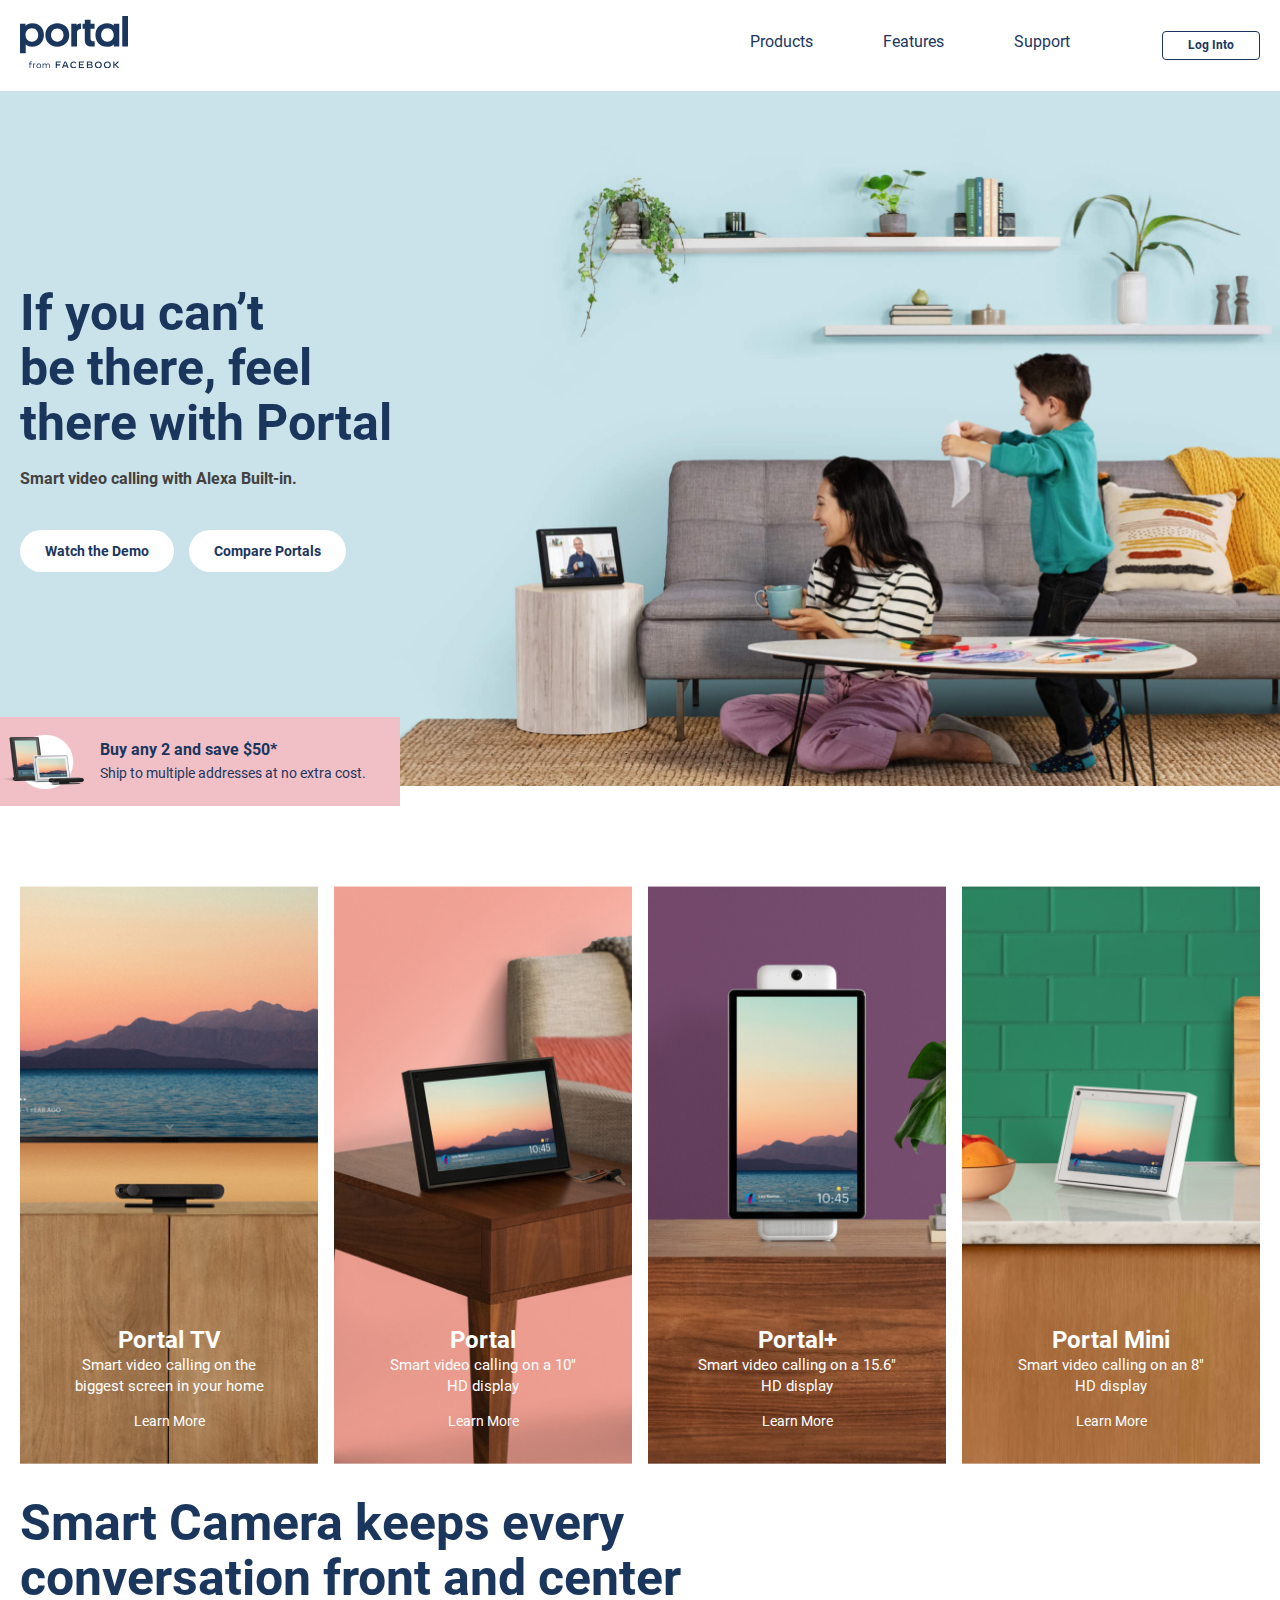
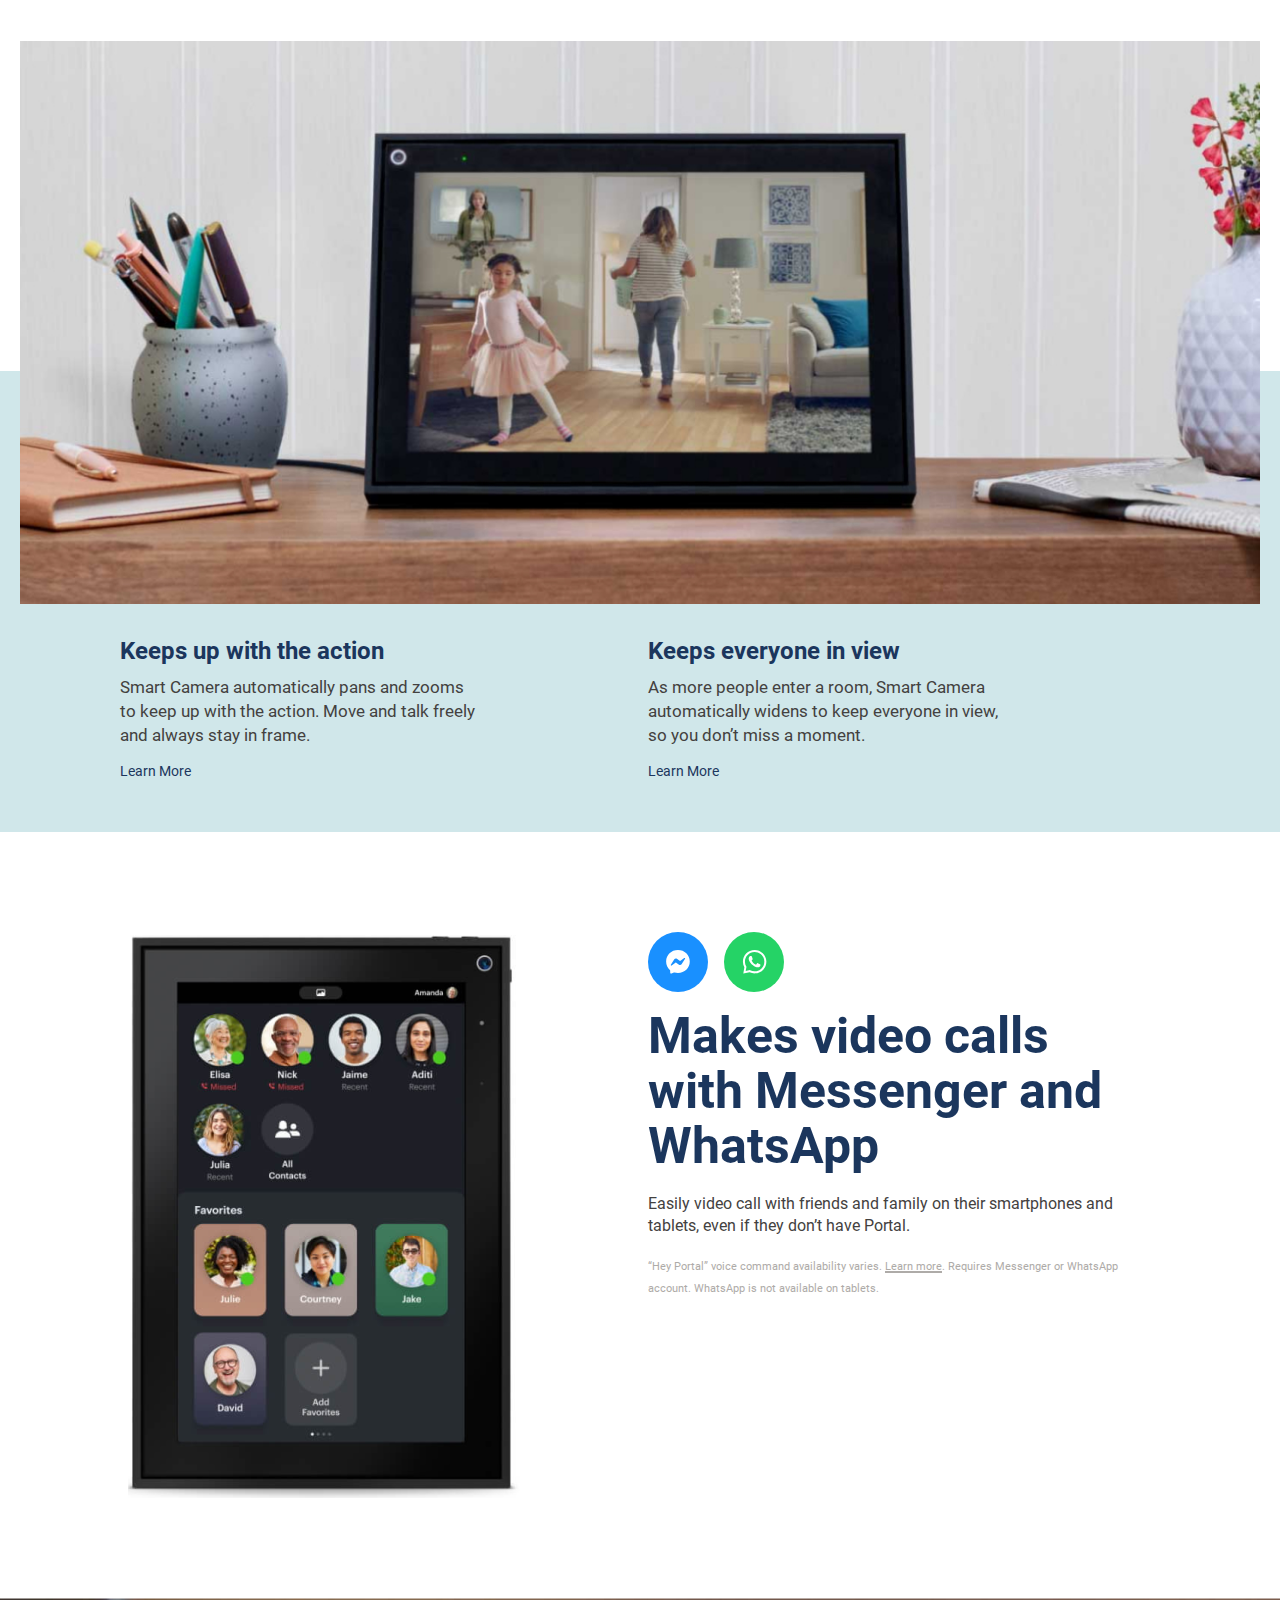
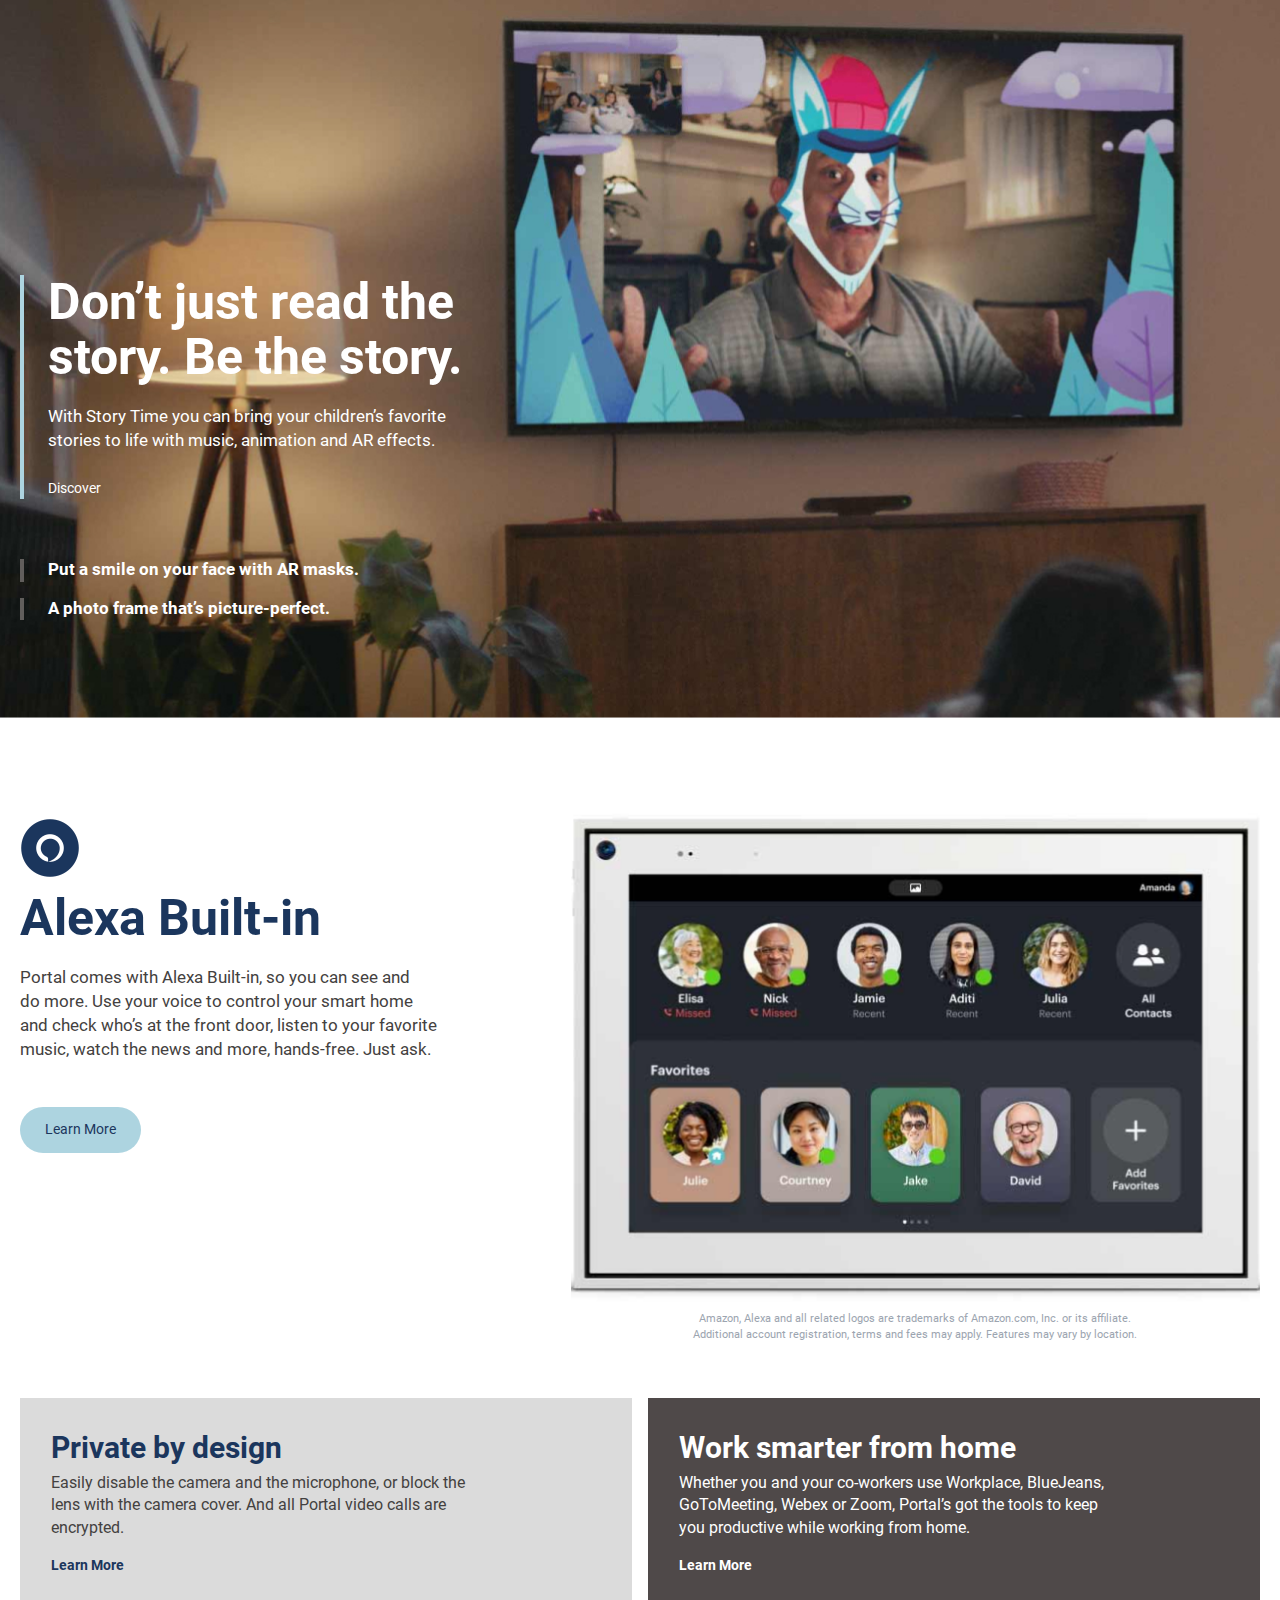
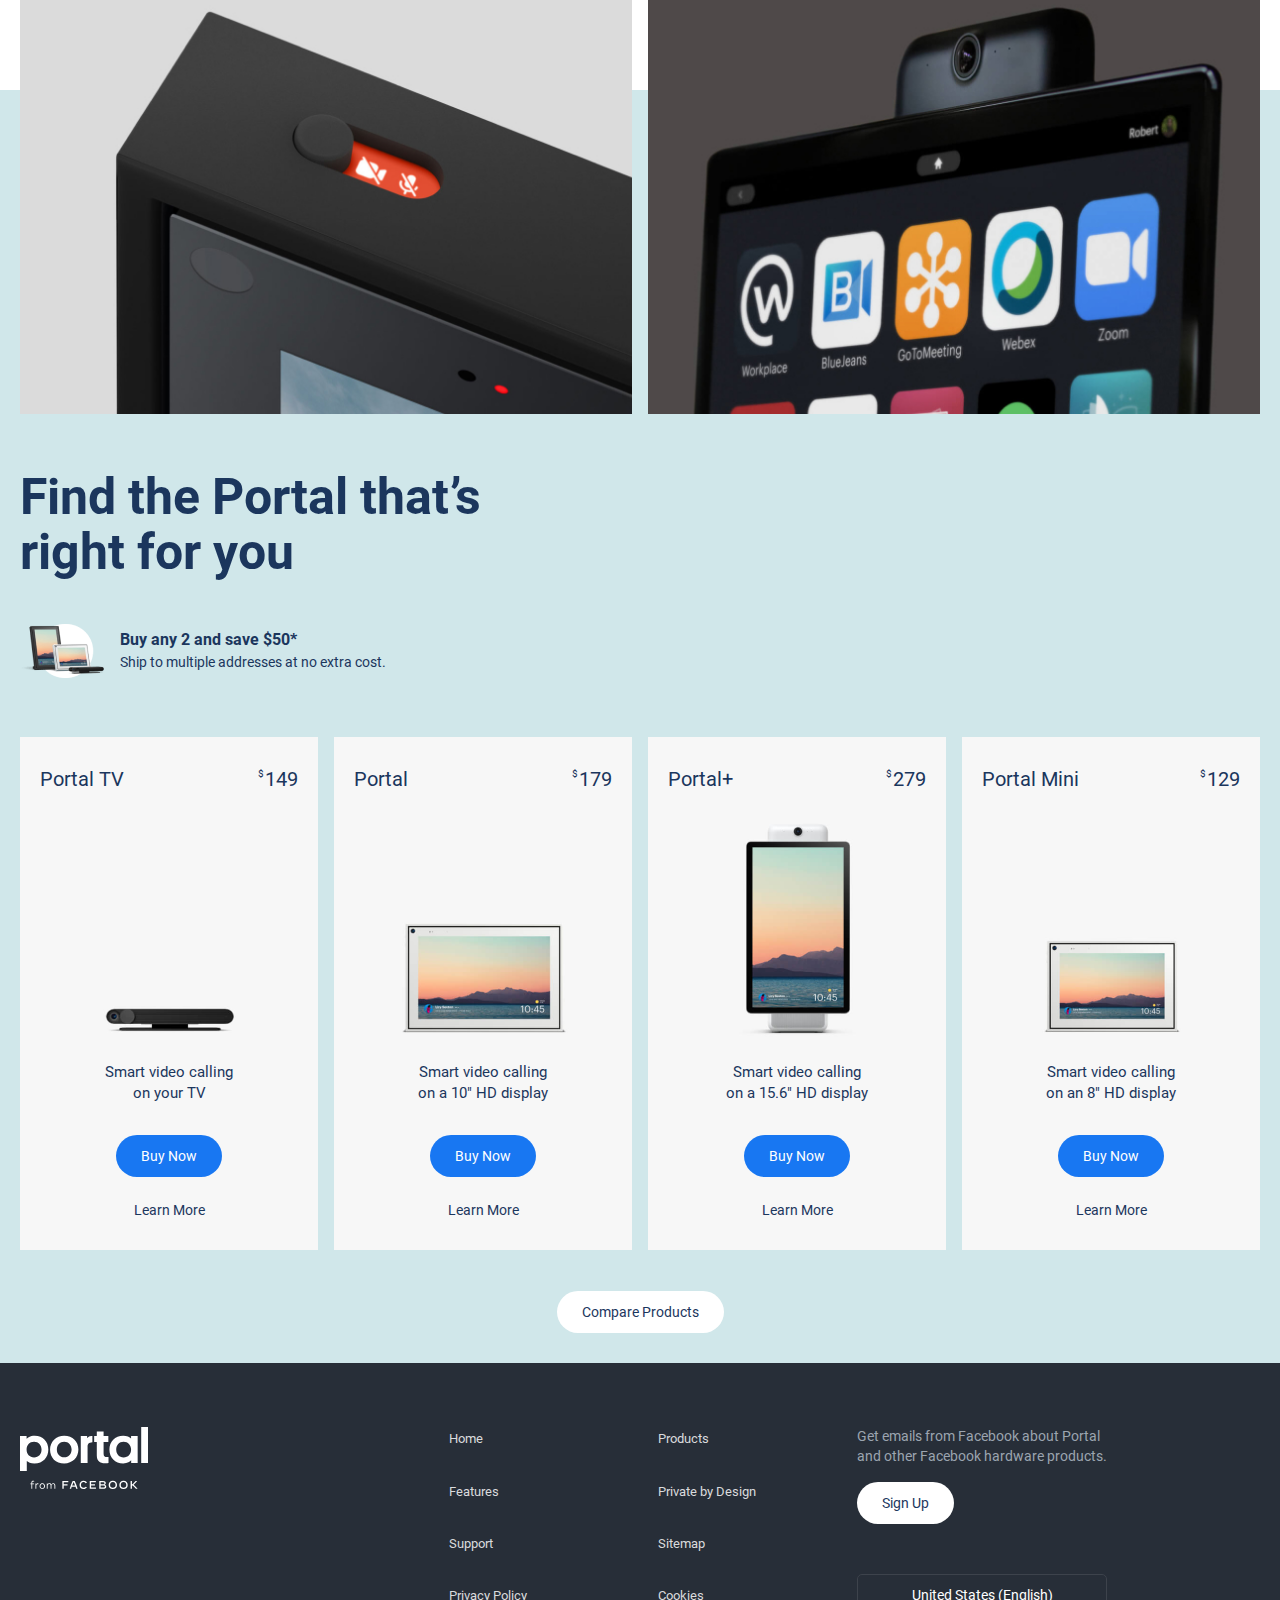
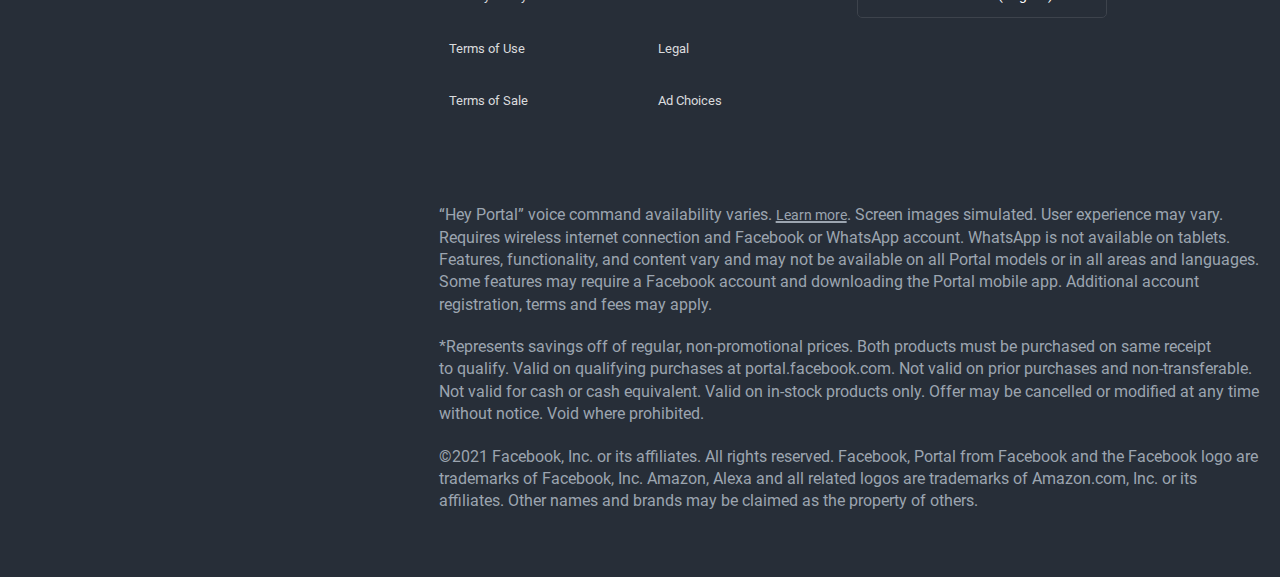
<file: app/index.html>
<!DOCTYPE html>
<html lang="en">

<head>
  <meta charset="UTF-8">
  <meta name="viewport" content="width=device-width, initial-scale=1.0">
  <link rel="shortcut icon" href="img/favicon.ico" type="image/x-icon">
  <meta http-equiv="X-UA-Compatible" content="ie=edge">
  <meta name="theme-color" content="#111111">
  <meta name="description" content="Site for the sale of smart cameras">
  <title>Portal</title>
  <link rel="stylesheet" href="css/global.css">
  <link rel="stylesheet" href="css/vendor.css">
  <link rel="stylesheet" href="css/main.css">
</head>

<body>
  <div class="site-container">
    <header class="header">
      <div class="header__container container">
        <a class="header__logo logo">
          <svg class="header__logo-svg" width="128" height="62" fill="none">
            <use xlink:href="img/sprite.svg#logo"></use>
          </svg>
        </a>

        <button class="header__burger burger" aria-label="Открыть меню">
          <span class="burger__line"></span>
        </button>

        <div class="header__nav-wrapper">
          <nav class="header__nav">
            <ul class="header__menu menu">
              <li class="header__menu-item">
                <a class="header__menu-link menu__link" href="#">Products</a>
              </li>

              <li class="header__menu-item">
                <a class="header__menu-link menu__link" href="#">Features</a>
              </li>

              <li class="header__menu-item">
                <a class="header__menu-link menu__link" href="#">Support</a>
              </li>
            </ul>
          </nav>

          <div class="header__user user-block">
            <button class="user-block__login btn btn--square">Log Into</button>
          </div>
        </div>
      </div>
    </header>

    <main class="main">
      <h1 class="visually-hidden">Portal from Facebook. Smart cameras.</h1>

      <section class="hero">
        <div class="hero__container container">

          <div class="hero__inner">
            <h2 class="hero__title title">If&nbsp;you can&rsquo;t be&nbsp;there, feel there with Portal</h2>

            <p class="hero__text">Smart video calling with Alexa Built‑in.</p>

            <div class="hero__btn-inner">
              <button class="hero__btn btn">Watch the Demo</button>
              <button class="hero__btn btn">Compare Portals</button>
            </div>
          </div>
        </div>

        <div class="hero__stock stock">
          <p class="stock__offer">Buy any 2&nbsp;and save $50*</p>
          <span class="stock__text">Ship to&nbsp;multiple addresses at&nbsp;no&nbsp;extra cost.</span>
        </div>
      </section>

      <section class="presentation">
        <div class="presentation__container container">
          <h2 class="visually-hidden">Presentation</h2>

          <ul class="presentation-list">
            <li class="presentation-list__item presentation-list__item--bg1">
              <h3 class="presentation-list__title subtitle">Portal&nbsp;TV</h3>
              <p class="presentation-list__descr">Smart video calling on&nbsp;the biggest screen in&nbsp;your home</p>
              <a href="#" class="presentation-list__learn-more learn-more learn-more--white">Learn More</a>
            </li>

            <li class="presentation-list__item presentation-list__item--bg2">
              <h3 class="presentation-list__title subtitle">Portal</h3>
              <p class="presentation-list__descr">Smart video calling on&nbsp;a&nbsp;10&Prime; HD&nbsp;display</p>
              <a href="#" class="presentation-list__learn-more learn-more learn-more--white">Learn More</a>
            </li>

            <li class="presentation-list__item presentation-list__item--bg3">
              <h3 class="presentation-list__title subtitle">Portal+</h3>
              <p class="presentation-list__descr">Smart video calling on&nbsp;a&nbsp;15.6&Prime; HD&nbsp;display</p>
              <a href="#" class="presentation-list__learn-more learn-more learn-more--white">Learn More</a>
            </li>

            <li class="presentation-list__item presentation-list__item--bg4">
              <h3 class="presentation-list__title subtitle">Portal Mini</h3>
              <p class="presentation-list__descr">Smart video calling on&nbsp;an&nbsp;8&Prime; HD&nbsp;display</p>
              <a href="#" class="presentation-list__learn-more learn-more learn-more--white">Learn More</a>
            </li>
          </ul>

          <h2 class="presentation__title title">Smart Camera keeps every conversation front and center</h2>

          <div class="presentation__descr">
            <ul class="presentation-cameras">
              <li class="presentation-cameras__item">
                <h3 class="presentation-cameras__title subtitle">Keeps up&nbsp;with the action</h3>
                <p class="presentation-cameras__descr">Smart Camera automatically pans and zooms to&nbsp;keep up&nbsp;with the action. Move and talk freely and always stay in&nbsp;frame.</p>
                <a href="#" class="presentation-cameras__learn-more learn-more">Learn More</a>
              </li>

              <li class="presentation-cameras__item">
                <h3 class="presentation-cameras__title subtitle">Keeps everyone in&nbsp;view</h3>
                <p class="presentation-cameras__descr">As&nbsp;more people enter a&nbsp;room, Smart Camera automatically widens to&nbsp;keep everyone in&nbsp;view, so&nbsp;you don&rsquo;t miss a&nbsp;moment.</p>
                <a href="#" class="presentation-cameras__learn-more learn-more">Learn More</a>
              </li>
            </ul>
          </div>
        </div>
      </section>

      <section class="video-calls">
        <div class="video-calls__container container">

          <div class="video-calls__img-inner">
            <img class="video-calls__img" src="img/video-calls-img.png" width="392" height="566" alt="Camera image">
          </div>

          <div class="video-calls__inner-text">
            <ul class="video-calls__icon-inner">
              <li class="video-calls__icon video-calls__icon--fb">
                <span class="visually-hidden">Facebook icon</span>
              </li>

              <li class="video-calls__icon video-calls__icon--wapp">
                <span class="visually-hidden">WhatsApp icon</span>
              </li>
            </ul>

            <h2 class="video-calls__title title">Makes video calls with Messenger and WhatsApp</h2>

            <p class="video-calls__descr">Easily video call with friends and family on&nbsp;their smartphones and tablets, even if&nbsp;they don&rsquo;t have Portal.</p>

            <span class="video-calls__small">&ldquo;Hey Portal&rdquo; voice command availability varies. <a class="video-calls__learn-more learn-more" href="#">Learn more</a>. Requires Messenger or&nbsp;WhatsApp account. WhatsApp is&nbsp;not available on&nbsp;tablets.</span>
          </div>

        </div>
      </section>

      <section class="capability">
        <div class="capability__container container">
          <h2 class="visually-hidden">Capability camera</h2>

          <ul class="accordion">
            <li class="accordion__item accordion__item--active">
              <button class="accordion__btn title active">Don&rsquo;t just read the story. Be&nbsp;the story.</button>

              <div class="accordion__content">
                <p class="accordion__text">With Story Time you can bring your children&rsquo;s favorite stories to&nbsp;life with music, animation and&nbsp;AR effects.</p>
                <span class="accordion__small-text">Discover</span>
              </div>
            </li>

            <li class="accordion__item">
              <button class="accordion__btn title">Put a&nbsp;smile on&nbsp;your face with&nbsp;AR masks.</button>

              <div class="accordion__content">
                <p class="accordion__text">With Story Time you can bring your children&rsquo;s favorite stories to&nbsp;life with music, animation and&nbsp;AR effects.</p>
                <span class="accordion__small-text">Discover</span>
              </div>
            </li>

            <li class="accordion__item">
              <button class="accordion__btn title">A&nbsp;photo frame that&rsquo;s picture-perfect.</button>

              <div class="accordion__content">
                <p class="accordion__text">With Story Time you can bring your children&rsquo;s favorite stories to&nbsp;life with music, animation and&nbsp;AR effects.</p>
                <span class="accordion__small-text">Discover</span>
              </div>
            </li>
          </ul>
        </div>
      </section>

      <section class="features">
        <div class="features__container container">
          <div class="features__descr">
            <div class="features__descr-inner">
              <h2 class="features__title title">Alexa Built-in</h2>

              <p class="features__text">Portal comes with Alexa Built-in, so&nbsp;you can see and do&nbsp;more. Use your voice to&nbsp;control your smart home and check who&rsquo;s at&nbsp;the front door, listen to&nbsp;your favorite music, watch the news and more, hands-free. Just ask.</p>

              <a class="features__learn-more learn-more btn" href="#">Learn More</a>
            </div>

            <figure class="features__img-inner">
              <img class="features__img" src="img/camera-5.png" width="703" height="507" alt="Camera image">

              <figcaption class="features__img-descr">Amazon, Alexa and all related logos are trademarks of&nbsp;Amazon.com, Inc.&nbsp;or&nbsp;its affiliate. Additional account registration, terms and fees may apply. Features may vary by&nbsp;location.</figcaption>
            </figure>
          </div>

          <ul class="features-list">
            <li class="features-list__item features-list__item--bg1">
              <h3 class="features-list__title subtitle">Private by&nbsp;design</h3>
              <p class="features-list__descr">Easily disable the camera and the microphone, or&nbsp;block the lens with the camera cover. And all Portal video calls are encrypted.</p>
              <a href="#" class="features-list__learn-more learn-more">Learn More</a>
            </li>

            <li class="features-list__item features-list__item--bg2">
              <h3 class="features-list__title subtitle">Work smarter from home</h3>
              <p class="features-list__descr">Whether you and your co-workers use Workplace, BlueJeans, GoToMeeting, Webex or&nbsp;Zoom, Portal&rsquo;s got the tools to&nbsp;keep you productive while working from home.</p>
              <a href="#" class="features-list__learn-more learn-more">Learn More</a>
            </li>
          </ul>
        </div>
      </section>

      <section class="goods">
        <div class="goods__container container">
          <h2 class="goods__title title">Find the Portal that&rsquo;s right for you</h2>

          <div class="goods__stock stock">
            <p class="stock__offer">Buy any 2&nbsp;and save $50*</p>
            <span class="stock__text">Ship to&nbsp;multiple addresses at&nbsp;no&nbsp;extra cost.</span>
          </div>

          <div class="goods__all-goods all-goods">
            <ul class="all-goods__list goods-list">
              <li class="goods-list__item">
                <h3 class="goods-list__title subtitle">Portal&nbsp;TV<span class="goods-list__price"><sup class="goods-list__sup">$</sup>149</span></h3>
                <img class="goods-list__img" src="img/goods-1.png" width="193" height="220" alt="Goods 1">
                <h4 class="goods-list__subtitle">Smart video calling on&nbsp;your&nbsp;TV</h4>
                <button class="goods-list__btn btn">Buy Now</button>
                <a href="#" class="goods-list__learn-more learn-more">Learn More</a>
              </li>

              <li class="goods-list__item">
                <h3 class="goods-list__title subtitle">Portal<span class="goods-list__price"><sup class="goods-list__sup">$</sup>179</span></h3>
                <img class="goods-list__img" src="img/goods-2.png" width="193" height="220" alt="Goods 2">
                <h4 class="goods-list__subtitle">Smart video calling on&nbsp;a&nbsp;10&Prime; HD&nbsp;display</h4>
                <button class="goods-list__btn btn">Buy Now</button>
                <a href="#" class="goods-list__learn-more learn-more">Learn More</a>
              </li>

              <li class="goods-list__item">
                <h3 class="goods-list__title subtitle">Portal+<span class="goods-list__price"><sup class="goods-list__sup">$</sup>279</span></h3>
                <img class="goods-list__img" src="img/goods-3.png" width="193" height="220" alt="Goods 3">
                <h4 class="goods-list__subtitle">Smart video calling on&nbsp;a&nbsp;15.6&Prime; HD&nbsp;display</h4>
                <button class="goods-list__btn btn">Buy Now</button>
                <a href="#" class="goods-list__learn-more learn-more">Learn More</a>
              </li>

              <li class="goods-list__item">
                <h3 class="goods-list__title subtitle">Portal Mini<span class="goods-list__price"><sup class="goods-list__sup">$</sup>129</span></h3>
                <img class="goods-list__img" src="img/goods-4.png" width="193" height="220" alt="Goods 4">
                <h4 class="goods-list__subtitle">Smart video calling on&nbsp;an&nbsp;8&Prime; HD&nbsp;display</h4>
                <button class="goods-list__btn btn">Buy Now</button>
                <a href="#" class="goods-list__learn-more learn-more">Learn More</a>
              </li>
            </ul>

            <button class="all-goods__btn-more btn">Compare Products</button>
          </div>
        </div>
      </section>
    </main>

    <footer class="footer">
      <div class="footer__container container">
        <div class="footer__row">
          <a class="footer__logo logo">
            <svg class="footer__logo-svg" width="128" height="62" fill="none">
              <use xlink:href="img/sprite.svg#logo"></use>
            </svg>
          </a>

          <ul class="footer__menu menu">
            <li class="footer__menu-item">
              <a href="#" class="footer__menu-link menu__link">Home</a>
            </li>
            <li class="footer__menu-item">
              <a href="#" class="footer__menu-link menu__link">Products</a>
            </li>
            <li class="footer__menu-item">
              <a href="#" class="footer__menu-link menu__link">Features</a>
            </li>
            <li class="footer__menu-item">
              <a href="#" class="footer__menu-link menu__link">Private by&nbsp;Design</a>
            </li>
            <li class="footer__menu-item">
              <a href="#" class="footer__menu-link menu__link">Support</a>
            </li>
            <li class="footer__menu-item">
              <a href="#" class="footer__menu-link menu__link">Sitemap</a>
            </li>
            <li class="footer__menu-item">
              <a href="#" class="footer__menu-link menu__link">Privacy Policy</a>
            </li>
            <li class="footer__menu-item">
              <a href="#" class="footer__menu-link menu__link">Cookies</a>
            </li>
            <li class="footer__menu-item">
              <a href="#" class="footer__menu-link menu__link">Terms of&nbsp;Use</a>
            </li>
            <li class="footer__menu-item">
              <a href="#" class="footer__menu-link menu__link">Legal</a>
            </li>
            <li class="footer__menu-item">
              <a href="#" class="footer__menu-link menu__link">Terms of&nbsp;Sale</a>
            </li>
            <li class="footer__menu-item">
              <a href="#" class="footer__menu-link menu__link">Ad&nbsp;Choices</a>
            </li>
          </ul>

          <div class="footer__distribution-inner">
            <div class="footer__distribution">
              <p class="footer__distribution-text">Get emails from Facebook about Portal and other Facebook hardware products.</p>
              <button class="footer__distribution-btn btn">Sign&nbsp;Up</button>
            </div>

            <select class="select-country" name="select-country" id="select-country">
              <option class="select-coutry__option" value="United States">United States (English)</option>
              <option class="select-coutry__option" value="Russia">Russia (Russian)</option>
              <option class="select-coutry__option" value="France">France (French)</option>
            </select>
          </div>
        </div>
        <div class="footer__row">
          <div class="footer__clarifications">
            <p class="footer__clarifications-text">&ldquo;Hey Portal&rdquo; voice command availability varies. <a class="footer__clarifications-learn-more learn-more" href="#">Learn more</a>. Screen images simulated. User experience may vary. Requires wireless internet connection and Facebook or&nbsp;WhatsApp account. WhatsApp is&nbsp;not available on&nbsp;tablets. Features, functionality, and content vary and may not be&nbsp;available on&nbsp;all Portal models or&nbsp;in&nbsp;all areas and languages. Some features may require a&nbsp;Facebook account and downloading the Portal mobile app. Additional account registration, terms and fees may apply.</p>
            <p class="footer__clarifications-text">*Represents savings off of&nbsp;regular, non-promotional prices. Both products must be&nbsp;purchased on&nbsp;same receipt to&nbsp;qualify. Valid on&nbsp;qualifying purchases at&nbsp;portal.facebook.com. Not valid on&nbsp;prior purchases and non-transferable. Not valid for cash or&nbsp;cash equivalent. Valid on&nbsp;in-stock products only. Offer may be&nbsp;cancelled or&nbsp;modified at&nbsp;any time without notice. Void where prohibited.</p>
            <p class="footer__clarifications-text">&copy;2021&nbsp;Facebook, Inc.&nbsp;or&nbsp;its affiliates. All rights reserved. Facebook, Portal from Facebook and the Facebook logo are trademarks of&nbsp;Facebook, Inc. Amazon, Alexa and all related logos are trademarks of&nbsp;Amazon.com, Inc.&nbsp;or&nbsp;its affiliates. Other names and brands may be&nbsp;claimed as&nbsp;the property of&nbsp;others.</p>
          </div>
        </div>
      </div>
    </footer>
  </div>
  <script src="js/vendor.js"></script>
  <script src="js/main.js"></script>
</body>

</html>
</file>
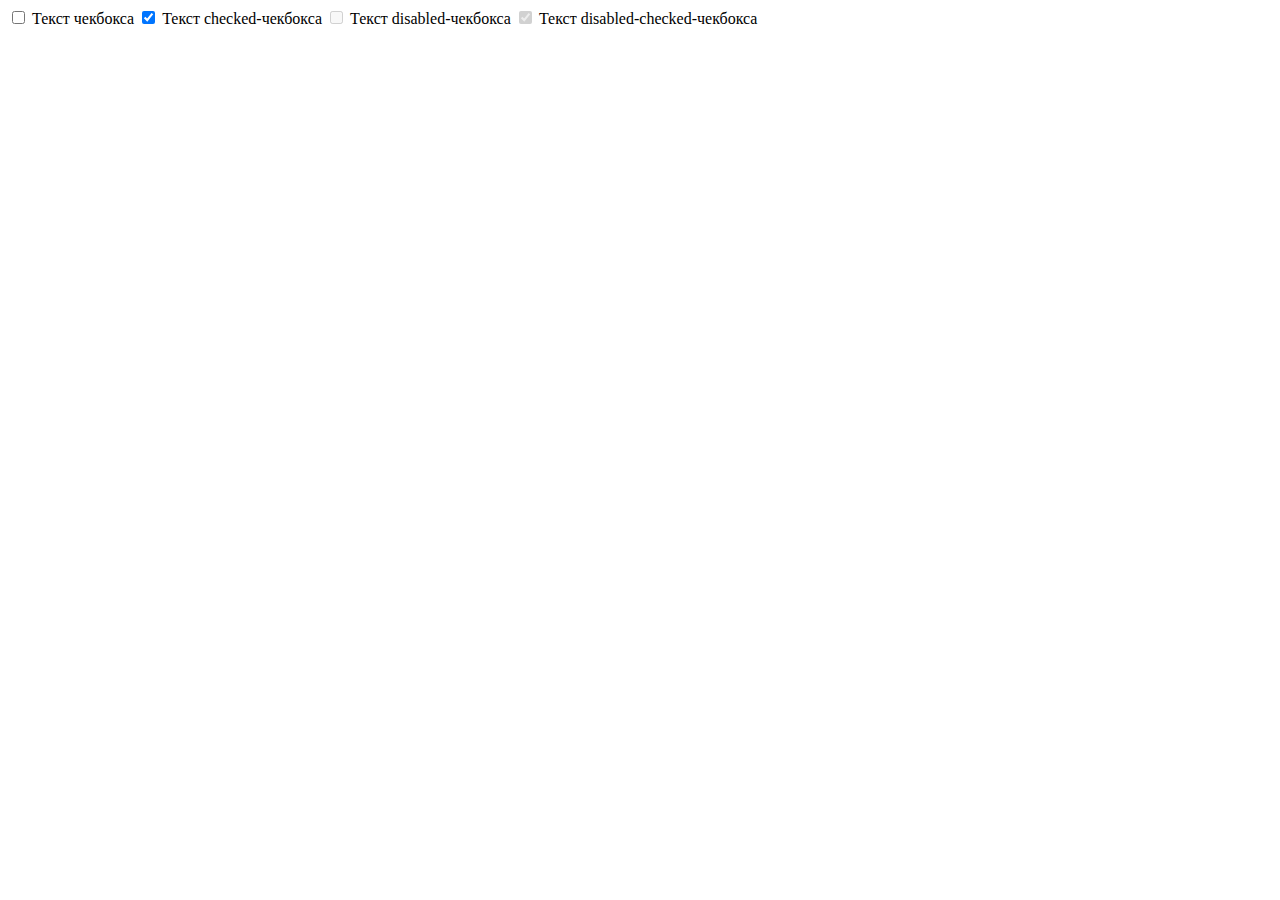
<file: src/parts/checkbox.html>
<!DOCTYPE html>
<html lang="ru">
<head>
	<meta charset="UTF-8">
	<meta http-equiv="X-UA-Compatible" content="IE=edge">
	<meta name="viewport" content="width=device-width, initial-scale=1.0">
	<title>custom-checkbox</title>
  <style>

    /*
      .custom-checkbox {
        @include checkbox;
        если нужно как-то изменить стандарт - пишите стили здесь
      }
    */

  </style>
</head>
<body>
	<label class="custom-checkbox">
	  <input type="checkbox" class="custom-checkbox__field">
	  <span class="custom-checkbox__content">Текст чекбокса</span>
	</label>

  <label class="custom-checkbox">
    <input type="checkbox" class="custom-checkbox__field" checked>
    <span class="custom-checkbox__content">Текст checked-чекбокса</span>
  </label>

  <label class="custom-checkbox">
    <input type="checkbox" class="custom-checkbox__field" disabled>
    <span class="custom-checkbox__content">Текст disabled-чекбокса</span>
  </label>

  <label class="custom-checkbox">
    <input type="checkbox" class="custom-checkbox__field" checked disabled>
    <span class="custom-checkbox__content">Текст disabled-checked-чекбокса</span>
  </label>
</body>
</html>
</file>
<file: app/css/global.css>
:root {
  --color-black: #000;
  --color-white: #fff;
  --color-gray-text: #434140;
  --color-dark-text: #1b365d;
  --color-light-text: #9ca5b0;
  --color-bg-light: #d0e7ea;
  --color-bg-dark: #272e38;
  --color-pink: #f1c0c7;
  --color-bg-fb: #1990ff;
  --color-bg-whatsapp: #25d366;
  --color-light-blue: #add4e0;
  --color-bg-goods: #f7f7f7;
  --color-dark-blue: #1877f2;
  --color-dark-gray: #272e38;
  --color-light-gray: #dadbdd;
  --burger-width: 40px;
  --burger-height: 20px;
  --burger-line-height: 2px; }

.custom-checkbox__field:checked + .custom-checkbox__content::after {
  opacity: 1; }

.custom-checkbox__field:focus + .custom-checkbox__content::before {
  outline: 2px solid #f00;
  outline-offset: 2px; }

.custom-checkbox__field:disabled + .custom-checkbox__content {
  opacity: 0.4;
  pointer-events: none; }

@font-face {
  font-family: "Roboto";
  src: url("../fonts/../fonts/Roboto-Regular.woff2") format("woff2"), url("../fonts/../fonts/Roboto-Regular.woff") format("woff");
  font-weight: 400;
  font-display: swap;
  font-style: normal; }

@font-face {
  font-family: "Roboto";
  src: url("../fonts/../fonts/Roboto-Medium.woff2") format("woff2"), url("../fonts/../fonts/Roboto-Medium.woff") format("woff");
  font-weight: 500;
  font-display: swap;
  font-style: normal; }

@font-face {
  font-family: "Roboto";
  src: url("../fonts/../fonts/Roboto-Bold.woff2") format("woff2"), url("../fonts/../fonts/Roboto-Bold.woff") format("woff");
  font-weight: 700;
  font-display: swap;
  font-style: normal; }

html {
  box-sizing: border-box; }

*,
*::before,
*::after {
  box-sizing: inherit; }

body {
  margin: 0;
  width: 100%;
  height: 100%;
  font-family: "Roboto", sans-serif;
  font-weight: 400;
  -webkit-font-smoothing: antialiased;
  -moz-osx-font-smoothing: grayscale;
  font-size: 16px;
  line-height: 1.4;
  color: var(--color-dark-text);
  background-color: var(--color-white); }
  @media (max-width: 767px) {
    body {
      font-size: 14px; } }

img,
video {
  display: block;
  height: auto;
  max-width: 100%; }

picture {
  display: block; }

textarea {
  resize: none; }

a {
  text-decoration: none; }

.is-outer {
  position: relative !important;
  left: -9999px !important; }

.visually-hidden {
  position: absolute;
  margin: -1px;
  width: 1px;
  height: 1px;
  clip: rect(0 0 0 0); }

.site-container {
  overflow: hidden; }

.is-hidden {
  display: none !important; }

.for-mobile {
  display: none; }
  @media (max-width: 767px) {
    .for-mobile {
      display: block; } }

.error {
  border: 2px #ff4019 solid !important; }

.container {
  margin: 0 auto;
  padding: 0 20px;
  max-width: 1304px; }
  @media (max-width: 767px) {
    .container {
      padding: 0 10px; } }

*:focus {
  outline: none;
  box-shadow: 0 0 4px 4px var(--color-bg-fb); }

.js-focus-visible :focus:not(.focus-visible) {
  outline: none;
  box-shadow: none; }

button,
[type="button"],
[type="reset"],
[type="submit"] {
  -webkit-appearance: none;
  -moz-appearance: none;
  appearance: none; }

.scroll-lock {
  position: fixed;
  overflow-y: auto;
  /* overflow: hidden;
  -webkit-overflow-scrolling: none;

  overscroll-behavior: none;
  touch-action: none; */ }

/*# sourceMappingURL=global.css.map */
</file>
<file: app/css/main.css>
.custom-checkbox__field:checked + .custom-checkbox__content::after {
  opacity: 1; }

.custom-checkbox__field:focus + .custom-checkbox__content::before {
  outline: 2px solid #f00;
  outline-offset: 2px; }

.custom-checkbox__field:disabled + .custom-checkbox__content {
  opacity: 0.4;
  pointer-events: none; }

.btn {
  border: none;
  background: transparent;
  cursor: pointer;
  border-radius: 24px;
  padding: 13px 25px;
  max-width: 250px;
  font-size: 14px;
  color: var(--color-dark-text);
  background-color: var(--color-white);
  transition: background-color 0.3s, color 0.3s; }
  .btn:hover, .btn:active {
    color: var(--color-white);
    background-color: var(--color-dark-text); }
  .btn--square {
    border: 1px solid var(--color-dark-text);
    border-radius: 4px;
    padding: 6px 25px;
    padding-top: 7px; }

.choices {
  max-width: 250px;
  background-color: var(--color-dark-gray); }

.choices.is-focused.is-open .choices__inner {
  border-color: #3d434c;
  border-bottom: none; }

.choices.is-focused.is-open .choices__list--dropdown {
  background-color: inherit; }

.choices__inner {
  border-radius: 5px;
  max-width: 250px;
  background-color: var(--color-dark-gray);
  transition: border-color 0.3s; }
  .choices__inner:hover {
    border-color: var(--color-white); }

.choices__item {
  color: var(--color-white); }
  .choices__item--selectable {
    text-align: center; }

.choices[data-type*="select-one"]::after {
  display: none; }

.choices__list--single {
  padding-right: 4px; }

.choices__list--dropdown .choices__item--selectable.is-highlighted {
  color: #1b365d;
  background-color: var(--color-white); }

.choices__list--dropdown .choices__item--selectable {
  padding-right: 10px; }

.is-open .choices__list--dropdown,
.choices__inner {
  border-color: #3d434c; }

.title {
  margin: 0;
  font-size: 50px;
  line-height: 1.1; }

@media (max-width: 1024px) {
  .title {
    font-size: 42px; } }

@media (max-width: 767px) {
  .title {
    margin: auto;
    font-size: 34px;
    text-align: center; } }

.subtitle {
  margin: 0;
  font-size: 24px;
  line-height: 1.25; }

.accordion {
  list-style: none;
  padding: 0;
  position: absolute;
  margin: 0;
  max-width: 470px;
  color: var(--color-white); }

.accordion__item {
  border-left: 4px solid #615e5c;
  padding: 0 24px;
  text-align: left; }
  .accordion__item:not(:last-child) {
    margin-bottom: 16px; }
  .accordion__item--active {
    border-color: var(--color-light-blue); }
    .accordion__item--active:not(:last-child) {
      margin-bottom: 60px; }

.accordion__content {
  overflow: hidden;
  max-height: 0;
  opacity: 0;
  transition: max-height 0.6s ease-in-out, opacity 0.4s ease-in-out; }

.accordion__btn {
  border: none;
  background: transparent;
  cursor: pointer;
  padding: 0;
  max-width: 100%;
  font-weight: 700;
  font-size: 17px;
  text-align: left;
  color: var(--color-white); }
  .accordion__btn.active {
    font-size: 50px; }

.accordion__btn.active ~ .accordion__content {
  max-height: 600px;
  opacity: 1; }

.accordion__text {
  margin: 0;
  margin-top: 20px;
  margin-bottom: 24px;
  font-size: 17px; }

.accordion__small-text {
  font-size: 14px; }

@media (max-width: 1024px) {
  .accordion__btn.active {
    font-size: 42px; }
  .accordion__text {
    font-size: 15px; }
  .accordion__small-text {
    font-size: 13px; } }

@media (max-width: 767px) {
  .accordion__item {
    padding: 0 15px; }
    .accordion__item--active:not(:last-child) {
      margin-bottom: 50px; }
  .accordion__btn.active {
    font-size: 34px; } }

.learn-more {
  font-size: 14px;
  text-decoration: underline;
  -webkit-text-decoration-color: transparent;
  text-decoration-color: transparent;
  color: var(--color-dark-text);
  transition: -webkit-text-decoration-color 0.3s;
  transition: text-decoration-color 0.3s;
  transition: text-decoration-color 0.3s, -webkit-text-decoration-color 0.3s;
  text-decoration-thickness: 2px; }
  .learn-more:hover, .learn-more:active {
    -webkit-text-decoration-color: inherit;
    text-decoration-color: inherit; }
  .learn-more--white {
    color: var(--color-white); }

.header__container {
  display: flex;
  flex-wrap: wrap;
  display: flex;
  align-items: center;
  padding-top: 16px;
  padding-bottom: 16px; }

.header__burger {
  display: none; }

.header__logo {
  margin-right: auto; }

.header__logo-svg {
  width: 108px;
  height: auto; }

.header__nav-wrapper {
  display: flex;
  justify-content: flex-end;
  min-width: 83%; }

.header__nav {
  margin-right: 8%; }

.header__menu {
  display: flex;
  flex-wrap: wrap;
  margin: 0;
  margin-left: auto;
  max-width: 770px; }

.header__menu-item:not(:last-child) {
  margin-right: 50px; }

.header__menu-link {
  color: inherit; }

@media (max-width: 767px) {
  .header__container {
    justify-content: space-between; }
  .header__logo {
    margin-right: 0; }
  .header__logo-svg {
    width: 108px; }
  .header__nav-wrapper {
    display: none;
    margin-right: 0; }
  .header__nav {
    margin-right: 0; }
  .burger {
    position: relative;
    border: none;
    padding: 0;
    width: var(--burger-width);
    height: var(--burger-height);
    color: var(--color-dark-text);
    background-color: transparent;
    cursor: pointer; }
    .burger::before, .burger::after {
      content: "";
      position: absolute;
      left: 0;
      width: 100%;
      height: var(--burger-line-height);
      background-color: currentColor;
      transition: transform 0.3s ease-in-out, top 0.3s ease-in-out; }
    .burger::before {
      top: 0; }
    .burger::after {
      top: calc(100% - var(--burger-line-height)); }
    .burger__line {
      position: absolute;
      left: 0;
      top: 50%;
      width: 100%;
      height: var(--burger-line-height);
      background-color: currentColor;
      transform: translateY(-50%);
      transition: transform 0.3s ease-in-out; }
    .burger--active::before {
      top: 50%;
      transform: rotate(45deg);
      transition: transform 0.3s ease-in-out, top 0.3s ease-in-out; }
    .burger--active::after {
      top: 50%;
      transform: rotate(-45deg);
      transition: transform 0.3s ease-in-out, top 0.3s ease-in-out; }
    .burger--active .burger__line {
      transform: scale(0);
      transition: transform 0.3s ease-in-out; }
  .header__burger {
    display: block; }
  .header--open-menu {
    overflow-y: scroll;
    height: 100vh; }
    .header--open-menu .header__nav-wrapper {
      display: flex;
      flex-direction: column;
      align-items: center;
      padding: 80px 0 100px;
      width: 100%; }
    .header--open-menu .header__nav {
      margin-bottom: 80px; }
    .header--open-menu .header__menu {
      flex-direction: column;
      width: 100%;
      max-width: auto; }
    .header--open-menu .header__menu-item:not(:last-child) {
      margin-right: 0;
      margin-bottom: 50px; } }

.menu {
  list-style: none;
  padding: 0; }

.menu__link {
  padding: 10px;
  text-decoration: underline;
  -webkit-text-decoration-color: transparent;
  text-decoration-color: transparent;
  transition: -webkit-text-decoration-color 0.3s;
  transition: text-decoration-color 0.3s;
  transition: text-decoration-color 0.3s, -webkit-text-decoration-color 0.3s;
  text-decoration-thickness: 2px; }
  .menu__link:hover, .menu__link:active {
    -webkit-text-decoration-color: inherit;
    text-decoration-color: inherit; }

.user-block__login {
  font-weight: 700;
  font-size: 12px; }

.hero {
  background-position: center;
  background-size: cover;
  background-repeat: no-repeat;
  background-image: url("../img/hero-bg.jpg");
  background-color: #cae1e8; }

.hero__container {
  padding-top: 195px; }

.hero__inner {
  max-width: 405px; }

.hero__title {
  margin-bottom: 17px; }

.hero__text {
  margin-bottom: 40px;
  font-weight: 700;
  color: var(--color-gray-text); }

.hero__btn-inner {
  display: flex;
  align-items: center;
  margin-bottom: 125px; }

.hero__btn {
  font-weight: 700; }
  .hero__btn:not(:last-child) {
    margin-right: 15px; }

.hero__stock {
  transform: translateY(20px); }

@media (max-width: 1024px) {
  .hero {
    background-position-x: 34%; }
  .hero__container {
    padding-top: 100px; }
  .hero__btn-inner {
    margin-bottom: 70px; } }

@media (max-width: 767px) {
  .hero {
    background-position-x: 57%; }
  .hero__container {
    padding-top: 50px; }
  .hero__inner {
    margin: 0 auto;
    padding-bottom: 84px;
    text-align: center; }
  .hero__title {
    border-radius: 10px;
    background-color: #cae1e8; }
  .hero__btn-inner {
    flex-direction: column;
    margin-bottom: 30px; }
  .hero__btn:not(:last-child) {
    margin-right: 0;
    margin-bottom: 20px; } }

.stock {
  padding: 22px;
  padding-left: 100px;
  max-width: 400px;
  background-image: url("../img/stock-img.png");
  background-position: left center;
  background-repeat: no-repeat;
  background-color: var(--color-pink); }

.stock__offer {
  margin: 0;
  font-weight: 700; }

.stock__text {
  font-size: 14px; }

.presentation {
  background: linear-gradient(#fff 72%, #d0e7ea 72%); }

.presentation__container {
  padding-top: 100px;
  padding-bottom: 50px; }

.presentation__descr::before {
  background-position: center;
  background-size: cover;
  background-repeat: no-repeat;
  content: "";
  display: block;
  margin-bottom: 32px;
  width: 100%;
  height: 44vw;
  max-width: 100%;
  max-height: 632px;
  background-image: url("../img/presentation-bg.jpg"); }

@media (max-width: 767px) {
  .presentation {
    background: linear-gradient(#fff 84%, #d0e7ea 84%); }
  .presentation__container {
    padding-top: 70px; }
  .presentation__descr::before {
    height: 50vw; } }

@media (min-width: 450px) and (max-width: 1023px) {
  .presentation {
    background: linear-gradient(#fff 72%, #d0e7ea 72%); } }

.presentation-list {
  list-style: none;
  padding: 0;
  grid-template-columns: repeat(4, 1fr) [last];
  display: grid;
  grid-gap: 1rem;
  margin: 0;
  margin-bottom: 32px; }

.presentation-list__item {
  background-position: center;
  background-size: cover;
  background-repeat: no-repeat;
  display: flex;
  flex-direction: column;
  align-items: center;
  padding-top: 147.4%;
  padding-bottom: 32px;
  color: var(--color-white); }
  .presentation-list__item--bg1 {
    background-image: url("../img/camera-1.jpg");
    background-color: #a47950; }
  .presentation-list__item--bg2 {
    background-image: url("../img/camera-2.jpg");
    background-color: #e69f92; }
  .presentation-list__item--bg3 {
    background-image: url("../img/camera-3.jpg");
    background-color: #754b55; }
  .presentation-list__item--bg4 {
    background-image: url("../img/camera-4.jpg");
    background-color: #2c8261; }

.presentation-list__descr {
  margin: 0;
  margin-bottom: 15px;
  max-width: 200px;
  font-size: 15px;
  text-align: center; }

.presentation__title {
  margin-bottom: 35px;
  max-width: 682px; }

@media (max-width: 1024px) {
  .presentation-list__item {
    padding-top: 104%; } }

@media (max-width: 767px) {
  .presentation-list {
    grid-template-columns: repeat(1, 1fr) [last]; } }

@media (min-width: 450px) and (max-width: 1023px) {
  .presentation-list {
    grid-template-columns: repeat(2, 1fr) [last]; }
  .presentation-list__item {
    padding-top: 95%; }
    .presentation-list__item--bg3 {
      background-position-y: 43%; } }

.presentation-cameras {
  list-style: none;
  padding: 0;
  grid-template-columns: repeat(2, 1fr) [last];
  display: grid;
  grid-gap: 1rem;
  margin: 0;
  padding: 0 100px; }

.presentation-cameras__item {
  display: flex;
  flex-wrap: wrap;
  max-width: 360px; }

.presentation-cameras__title {
  margin-bottom: 10px; }

.presentation-cameras__descr {
  margin: 0;
  margin-bottom: 15px;
  font-size: 17px;
  color: var(--color-gray-text); }

.presentation-cameras__learn-more {
  margin-top: auto; }

@media (max-width: 1024px) {
  .presentation-cameras__descr {
    font-size: 15px; } }

@media (max-width: 767px) {
  .presentation-cameras {
    grid-template-columns: repeat(1, 1fr) [last];
    padding: 0;
    gap: 2em; }
  .presentation-cameras__item {
    max-width: 90%; } }

.video-calls__container {
  display: flex;
  flex-wrap: wrap;
  justify-content: space-between;
  padding-top: 100px;
  padding-bottom: 100px;
  max-width: 1064px; }

.video-calls__inner-text {
  max-width: 504px; }

.video-calls__img-inner {
  width: 38.3%; }

.video-calls__img {
  width: 100%;
  height: auto; }

.video-calls__icon-inner {
  list-style: none;
  padding: 0;
  display: flex;
  flex-wrap: wrap;
  margin: 0;
  margin-bottom: 17px; }

.video-calls__icon {
  border-radius: 50%;
  width: 60px;
  height: 60px;
  background-position: center;
  background-repeat: no-repeat; }
  .video-calls__icon:not(:last-child) {
    margin-right: 16px; }
  .video-calls__icon--fb {
    background-image: url("../img/fb-icon.svg");
    background-color: var(--color-bg-fb); }
  .video-calls__icon--wapp {
    background-image: url("../img/wapp-icon.svg");
    background-color: var(--color-bg-whatsapp); }

.video-calls__title {
  margin-bottom: 19px; }

.video-calls__descr {
  margin: 0;
  margin-bottom: 16px;
  color: var(--color-gray-text); }

.video-calls__small {
  font-size: 11px;
  color: #aeaba8; }

.video-calls__learn-more {
  padding: 0;
  font-size: 11px;
  text-decoration: underline;
  color: #aeaba8;
  transition: color 0.3s;
  text-decoration-thickness: 2px; }
  .video-calls__learn-more:hover, .video-calls__learn-more:active {
    color: var(--color-gray-text); }

@media (max-width: 1024px) {
  .video-calls__inner-text {
    max-width: 50%; }
  .video-calls__descr {
    font-size: 15px; } }

@media (max-width: 767px) {
  .video-calls__container {
    padding-top: 50px;
    padding-bottom: 50px; }
  .video-calls__img-inner {
    margin: auto;
    margin-bottom: 30px;
    width: 70%;
    max-width: 360px; }
  .video-calls__inner-text {
    margin: auto;
    max-width: 100%; }
  .video-calls__title {
    max-width: 520px; }
  .video-calls__icon-inner {
    justify-content: center; } }

.features {
  background: linear-gradient(#fff 75%, #d0e7ea 75%); }

.features__container {
  padding-top: 100px; }

.features__title {
  margin-bottom: 20px;
  padding-top: 73px;
  background-image: url("../img/alexa-icon.png");
  background-position: left top;
  background-repeat: no-repeat; }

.features__descr {
  display: flex;
  flex-wrap: wrap;
  align-items: flex-start;
  justify-content: space-between;
  margin-bottom: 56px; }

.features__descr-inner {
  max-width: 422px; }

.features__img-inner {
  margin: 0;
  margin-top: -12px;
  width: 55.6%; }

.features__img {
  margin-bottom: 8px;
  width: 100%;
  height: auto; }

.features__img-descr {
  margin: 0 auto;
  max-width: 465px;
  font-size: 11px;
  text-align: center;
  color: var(--color-light-text); }

.features__text {
  margin: 0;
  margin-bottom: 46px;
  font-size: 17px;
  color: var(--color-gray-text); }

.features__learn-more {
  display: inline-block;
  padding: 13px 25px;
  text-decoration: none;
  background-color: var(--color-light-blue);
  transition: background-color 0.3s; }

@media (max-width: 1024px) {
  .features__container {
    padding-top: 70px; }
  .features__descr-inner {
    max-width: 49%; }
  .features__text {
    margin-bottom: 30px;
    font-size: 15px; }
  .features__img-inner {
    margin-top: -6px;
    max-width: 47%; } }

@media (max-width: 767px) {
  .features__descr-inner {
    margin-bottom: 30px;
    min-width: 100%;
    text-align: center; }
  .features__title {
    background-position-x: center; }
  .features__img-inner {
    margin: auto;
    margin-top: 0;
    width: 100%;
    max-width: 500px; } }

.features-list {
  list-style: none;
  padding: 0;
  grid-template-columns: repeat(2, 1fr) [last];
  display: grid;
  grid-gap: 1rem;
  margin: 0; }

.features-list__item {
  background-position: center;
  background-size: cover;
  background-repeat: no-repeat;
  padding: 31px;
  padding-bottom: 71.5%; }
  .features-list__item--bg1 {
    background-image: url("../img/features-1.jpg"); }
    .features-list__item--bg1 .features-list__descr {
      color: var(--color-gray-text); }
  .features-list__item--bg2 {
    color: var(--color-white);
    background-image: url("../img/features-2.jpg"); }
    .features-list__item--bg2 .features-list__learn-more {
      color: var(--color-white); }

.features-list__title {
  margin-bottom: 5px;
  font-size: 30px; }

.features-list__descr {
  margin: 0;
  margin-bottom: 15px;
  max-width: 440px; }

.features-list__learn-more {
  font-weight: 700; }

@media (max-width: 1024px) {
  .features-list__item {
    padding-bottom: 65%; }
  .features-list__title {
    font-size: 24px; }
  .features-list__descr {
    font-size: 15px; } }

@media (max-width: 767px) {
  .features-list {
    grid-template-columns: repeat(1, 1fr) [last];
    justify-items: center; }
  .features-list__item {
    max-width: 450px;
    max-height: 450px;
    background-size: contain; }
    .features-list__item--bg1 {
      background-position-y: 110%;
      background-color: #dcdbdb; }
    .features-list__item--bg2 {
      background-position-y: 100%;
      background-color: #4a4a4b; } }

.goods {
  background-color: var(--color-bg-light); }

.goods__container {
  padding-top: 56px;
  padding-bottom: 30px; }

.goods__title {
  margin-bottom: 27px;
  max-width: 480px; }

.goods__stock {
  margin-bottom: 41px;
  background-color: var(--color-bg-light); }

.all-goods {
  display: flex;
  flex-direction: column;
  justify-content: center; }

.all-goods__list.goods-list {
  margin-bottom: 41px; }

.all-goods__btn-more {
  margin: 0 auto; }

@media (max-width: 767px) {
  .all-goods__list.goods-list {
    margin-bottom: 30px; } }

.goods-list {
  list-style: none;
  padding: 0;
  grid-template-columns: repeat(4, 1fr) [last];
  display: grid;
  grid-gap: 1rem;
  justify-content: center;
  margin: 0; }

.goods-list__item {
  display: flex;
  flex-direction: column;
  align-items: center;
  padding: 30px 20px;
  min-height: 513px;
  background-color: var(--color-bg-goods); }

.goods-list__title {
  display: flex;
  flex-wrap: wrap;
  justify-content: space-between;
  margin-bottom: 25px;
  width: 100%;
  font-weight: 400;
  font-size: 20px; }

.goods-list__price {
  display: flex;
  align-items: center; }

.goods-list__sup {
  margin-right: 1px;
  font-size: 10px; }

.goods-list__img {
  margin-bottom: 25px;
  width: 193px;
  height: 220px;
  -o-object-fit: contain;
  object-fit: contain; }

.goods-list__subtitle {
  margin: 0;
  margin-bottom: 31px;
  max-width: 144px;
  font-weight: 400;
  font-size: 15px;
  text-align: center; }

.goods-list__btn {
  margin-top: auto;
  margin-bottom: 24px;
  color: var(--color-white);
  background-color: var(--color-dark-blue); }

@media (max-width: 767px) {
  .goods-list {
    grid-template-columns: repeat(1, 1fr) [last]; } }

@media (min-width: 600px) and (max-width: 1024px) {
  .goods-list {
    grid-template-columns: repeat(2, 1fr) [last]; } }

.capability {
  background-position: center;
  background-size: cover;
  background-repeat: no-repeat;
  overflow-y: hidden;
  min-height: 720px;
  background-image: url("../img/capability-bg.jpg");
  background-color: #b8977e; }

.capability__container {
  position: relative;
  padding-top: 277px; }

@media (max-width: 1024px) {
  .capability {
    min-height: 620px; }
  .capability__container {
    padding-top: 230px; } }

@media (max-width: 767px) {
  .capability {
    min-height: 630px;
    background-position-x: 66%; } }

.footer {
  background-color: var(--color-dark-gray); }

.footer__container {
  grid-template-columns: repeat(1, 1fr) [last];
  display: grid;
  grid-gap: 1rem;
  grid-template-rows: repeat(2, 1fr);
  padding-top: 64px;
  padding-bottom: 64px;
  gap: 68px; }

.footer__row {
  grid-template-columns: repeat(3, 1fr) [last];
  display: grid;
  grid-gap: 1rem; }

.footer__menu {
  grid-template-columns: repeat(2, 1fr) [last];
  display: grid;
  margin: 0;
  gap: 17px;
  row-gap: 5px; }

.footer__menu-link {
  font-size: 13px;
  color: var(--color-light-gray); }

.footer__distribution-btn {
  margin-bottom: 50px; }

.footer__distribution-text {
  margin: 0;
  margin-bottom: 15px;
  max-width: 255px;
  font-size: 14px;
  color: var(--color-light-text); }

.footer__clarifications {
  grid-column: 2 / last;
  color: var(--color-light-text); }

.footer__clarifications-text {
  margin: 0; }
  .footer__clarifications-text:not(:last-child) {
    margin-bottom: 20px; }

.footer__clarifications-learn-more {
  padding: 0;
  text-decoration: underline;
  color: var(--color-light-text);
  transition: color 0.3s;
  text-decoration-thickness: 2px; }
  .footer__clarifications-learn-more:hover, .footer__clarifications-learn-more:active {
    color: var(--color-white); }

.footer__logo {
  color: var(--color-white); }

@media (max-width: 1024px) {
  .footer__container {
    gap: 40px; }
  .footer__row {
    grid-template-columns: 150px 1fr 1fr; }
  .footer__logo-svg {
    width: 108px; } }

@media (max-width: 767px) {
  .footer__container {
    grid-template-rows: 1fr; }
  .footer__row {
    grid-template-columns: repeat(1, 1fr) [last];
    justify-items: center; }
    .footer__row:last-child {
      gap: 0; }
  .footer__menu {
    margin-bottom: 30px;
    gap: 15px; }
  .footer__distribution {
    text-align: center; } }

/*# sourceMappingURL=main.css.map */
</file>
